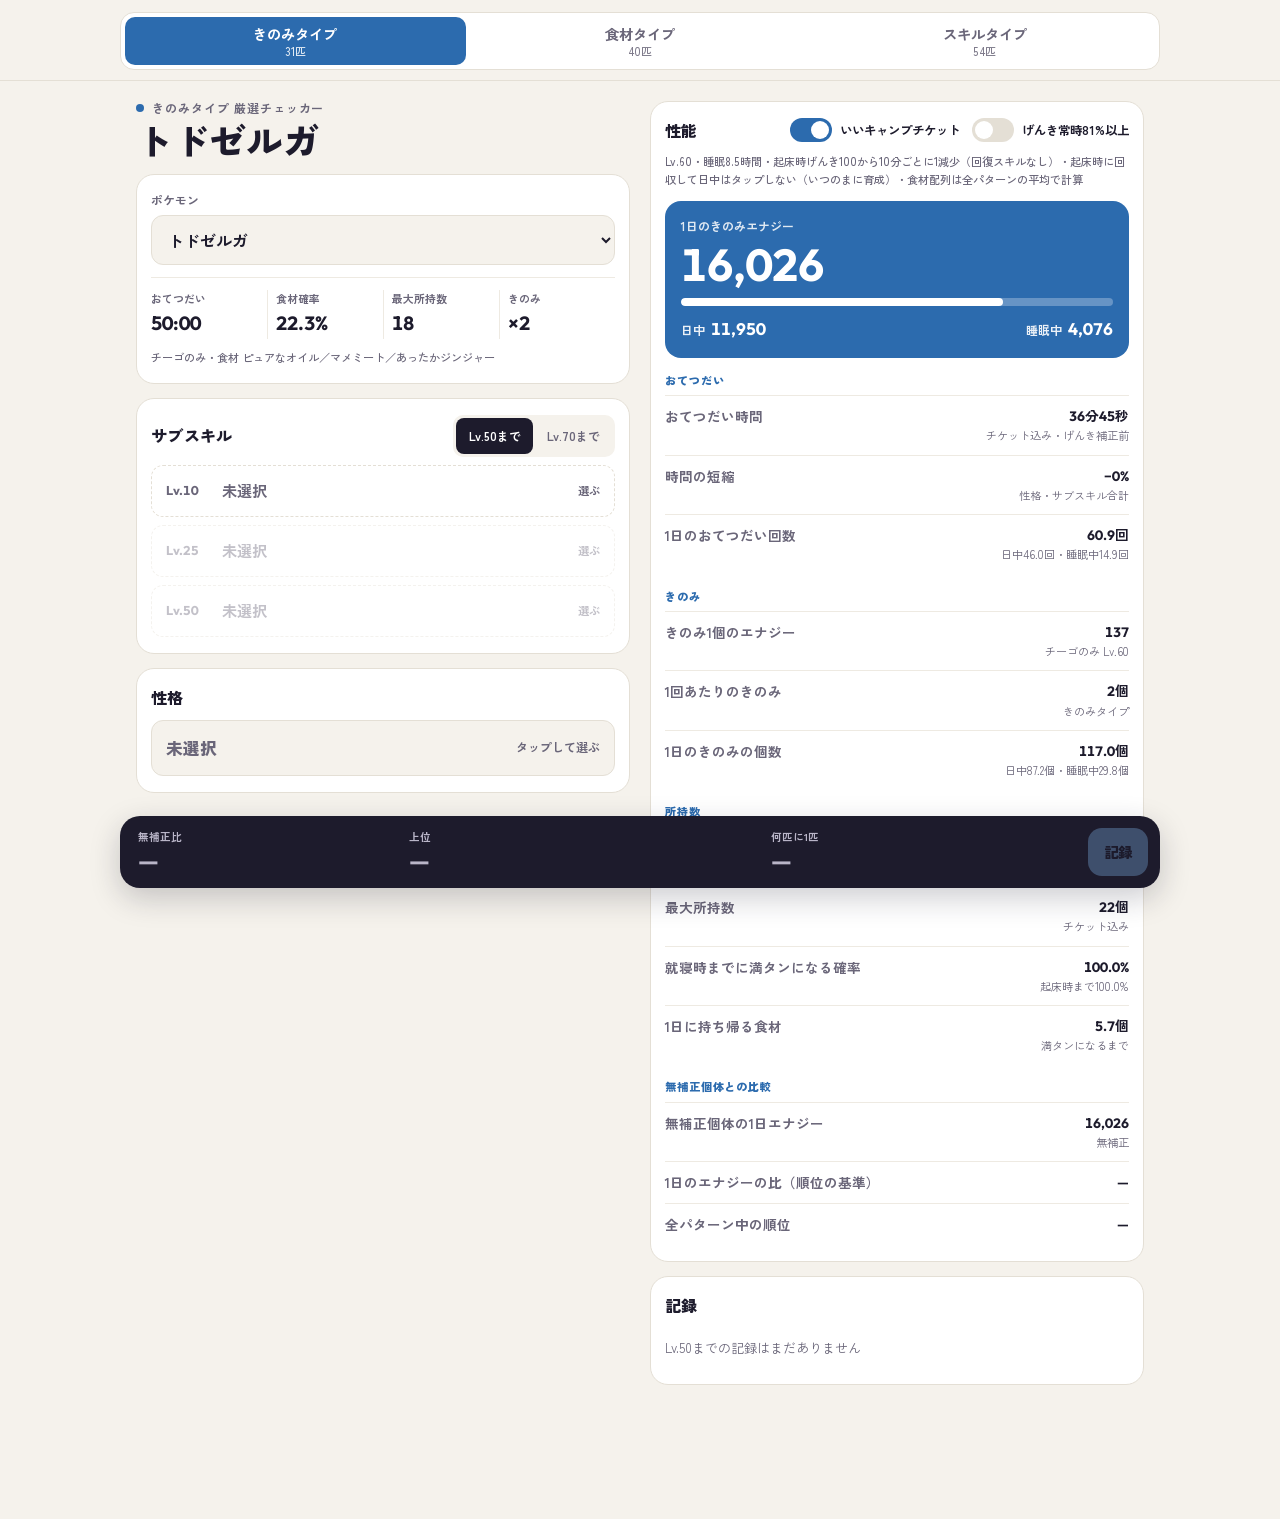
<file: index.html>
<!DOCTYPE html>
<html lang="ja">
<head>
<meta charset="utf-8">
<meta name="viewport" content="width=device-width, initial-scale=1">
<title>厳選チェッカー</title>
<script>
// 厳選チェッカーは checker/ にある（ミュウツー版はここに統合した）。ポケモンの指定を引き継いで移動する。
location.replace('./checker/' + location.search + location.hash);
</script>
</head>
<body>
<p><a href="./checker/">厳選チェッカー</a>に移動しました。</p>
</body>
</html>
</file>
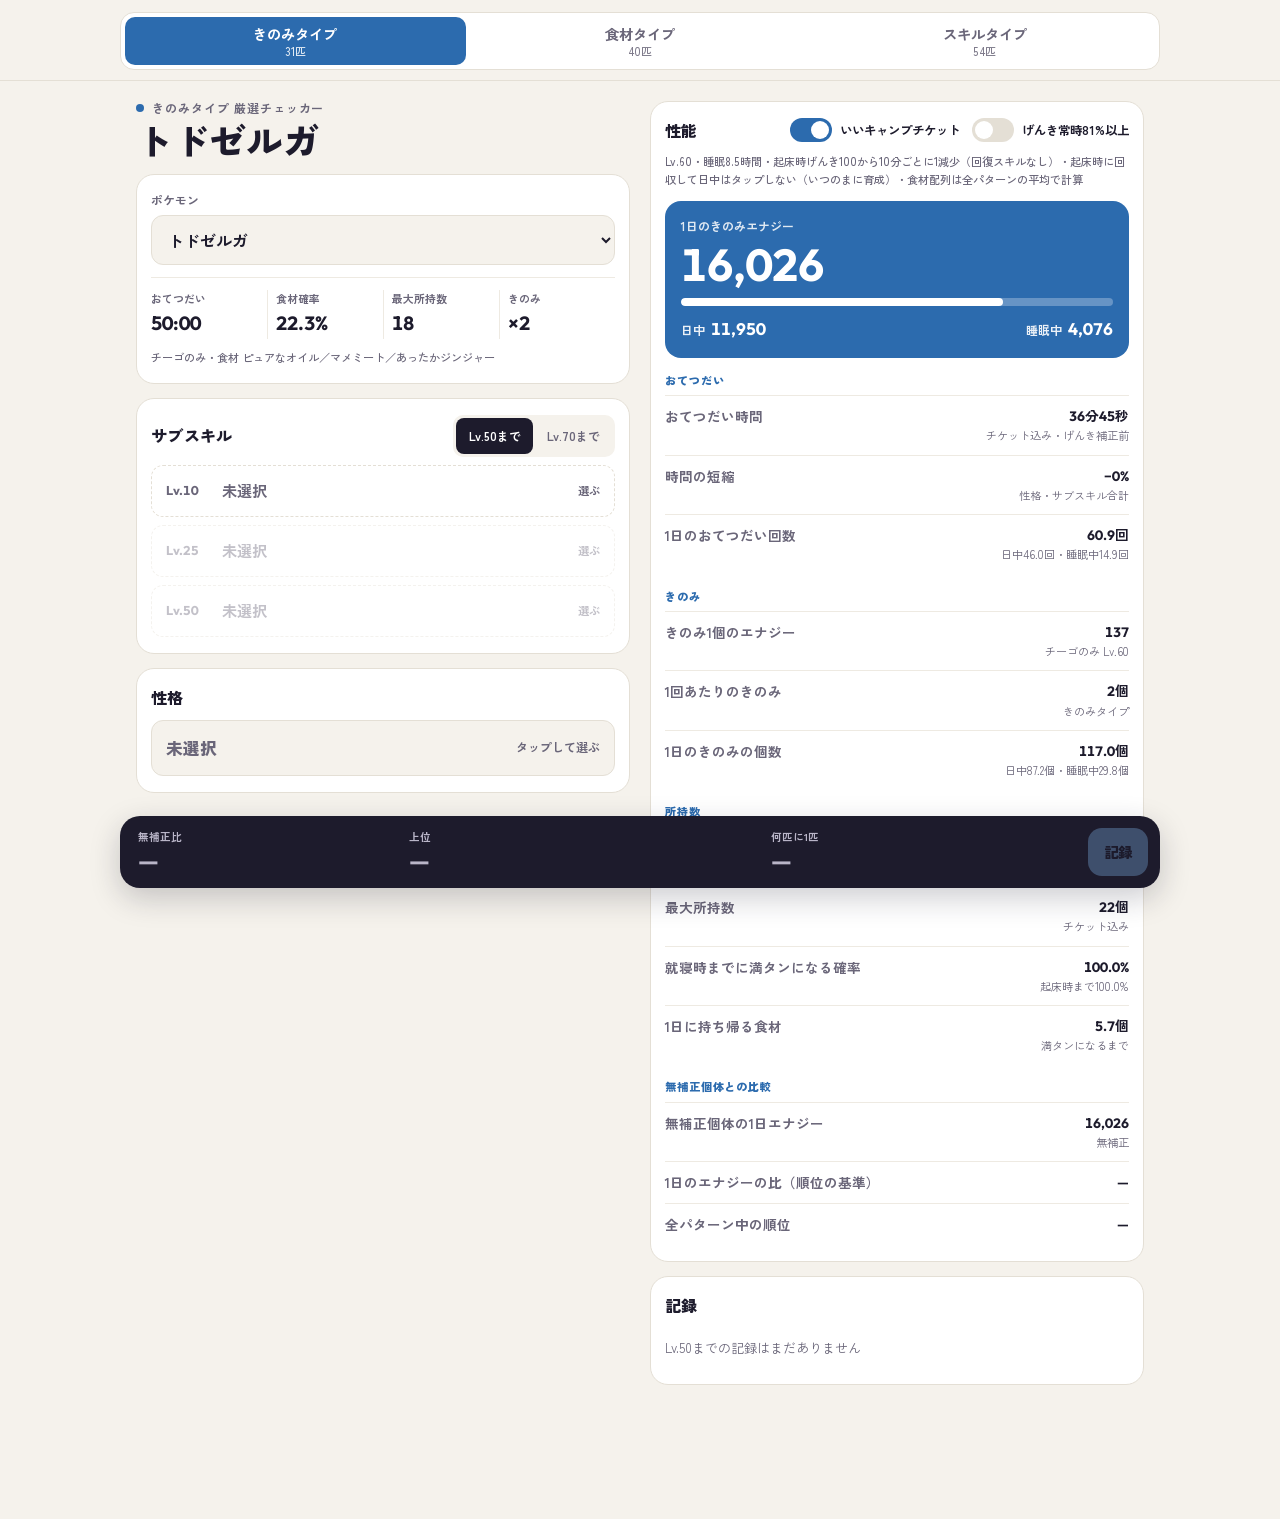
<file: berry/index.html>
<!DOCTYPE html>
<html lang="ja">
<head>
<meta charset="utf-8">
<meta name="viewport" content="width=device-width, initial-scale=1">
<title>厳選チェッカー</title>
<script>
// きのみタイプ版は ../checker/ に統合した。ポケモンの指定を引き継いで移動する。
(function () {
  var q = location.search;
  if (!/[?&]mon=/.test(q)) {
    var m = 'walrein';
    try { m = JSON.parse(localStorage.getItem('bfmon')) || m; } catch (e) { /* storage unavailable */ }
    q = '?mon=' + encodeURIComponent(m);
  }
  location.replace('../checker/' + q + location.hash);
})();
</script>
</head>
<body>
<p><a href="../checker/">厳選チェッカー</a>に移動しました。</p>
</body>
</html>
</file>
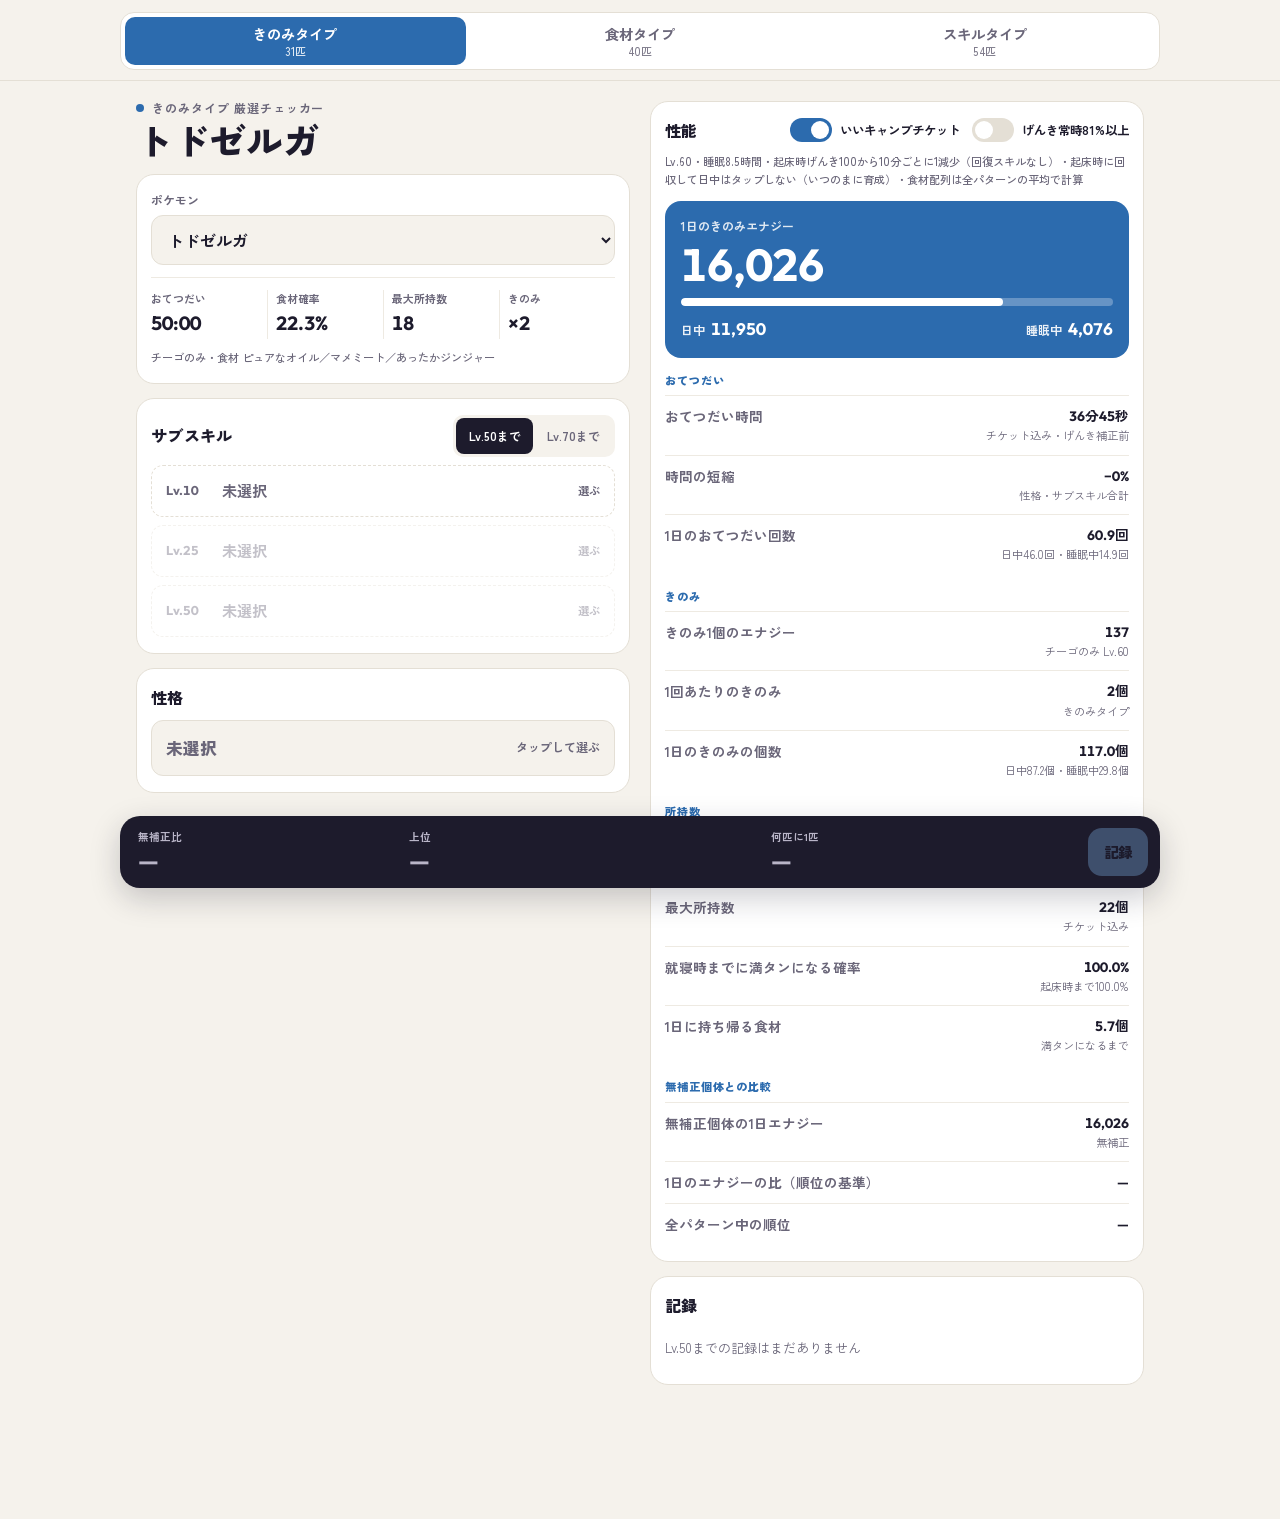
<file: checker/index.html>
<!DOCTYPE html>
<html lang="ja">
<head>
<meta charset="utf-8">
<meta name="viewport" content="width=device-width, initial-scale=1, viewport-fit=cover">
<title>厳選チェッカー</title>
<link rel="preconnect" href="https://fonts.googleapis.com">
<link rel="preconnect" href="https://fonts.gstatic.com" crossorigin>
<link href="https://fonts.googleapis.com/css2?family=Outfit:wght@500;600;700&family=Zen+Kaku+Gothic+New:wght@400;500;700;900&display=swap" rel="stylesheet">
<link rel="stylesheet" href="../css/style.css">
<link rel="stylesheet" href="css/theme.css">
</head>
<body>
<nav class="tabs" aria-label="タイプ">
  <div class="tabs-in" role="tablist" id="tabs"></div>
</nav>

<main>
  <div class="col-in">
    <header>
      <h1><span id="monName"></span><small id="typeName">厳選チェッカー</small></h1>
    </header>

    <section class="mon">
      <label class="natname"><span>ポケモン</span><select id="mon"></select></label>
      <div class="facts" id="facts"></div>
      <p class="cond" id="monInfo"></p>
    </section>

    <section id="arrSec">
      <h2>食材配列</h2>
      <div class="slot"><span>狙い</span><div class="chips" id="target"></div></div>
      <div id="arr"></div>
    </section>

    <section>
      <div class="sec-head">
        <h2>サブスキル</h2>
        <div class="mode" role="group" aria-label="対象レベル"><button data-n="3">Lv.50まで</button><button data-n="4">Lv.70まで</button></div>
      </div>
      <div class="subslots" id="slots"></div>
    </section>

    <section>
      <h2>性格</h2>
      <button class="natbtn" id="natBtn" aria-haspopup="dialog"></button>
    </section>
    <button class="reset" id="reset">サブスキル・性格を消す</button>
  </div>

  <div class="col-out">
    <section>
      <div class="perf-head"><h2>性能</h2><div class="sws"><label class="switch"><input type="checkbox" id="camp" role="switch"><span><span>いいキャンプ</span><span>チケット</span></span></label><label class="switch"><input type="checkbox" id="g80" role="switch"><span><span>げんき常時</span><span>81%以上</span></span></label></div></div>
      <p class="cond" id="cond"></p>
      <div class="hero">
        <div class="stat main"><small id="hLabel">—</small><b id="hAll">—</b></div>
        <div class="split" aria-hidden="true"><i id="hSplit"></i></div>
        <div class="stat"><small>日中</small><b id="hDay">—</b></div>
        <div class="stat"><small>睡眠中</small><b id="hNight">—</b></div>
      </div>
      <dl class="rows" id="rows"></dl>
    </section>

    <section>
      <h2>記録</h2>
      <ul class="log" id="log"></ul>
    </section>
  </div>
</main>

<div class="bar" role="status" aria-live="polite">
  <div class="bar-in">
    <div><small>無補正比</small><b id="bRatio" class="dim">—</b></div>
    <div><small>上位</small><b id="bRank" class="dim">—</b><small class="pos" id="bPos"></small></div>
    <div><small>何匹に1匹</small><b id="bOdds" class="dim">—</b></div>
    <button class="save" id="save" disabled>記録</button>
  </div>
</div>

<dialog class="sheet" id="subDlg" aria-labelledby="subTitle">
  <div class="dlg-in">
    <h2 id="subTitle" tabindex="-1" autofocus></h2>
    <div class="dlg-tabs" id="subTabs" role="group" aria-label="枠"></div>
    <div id="subBody"></div>
    <p class="note" id="subNote"></p>
    <div class="dlg-foot"><button class="txt" id="subClear">全枠クリア</button><button class="primary" id="subClose">閉じる</button></div>
  </div>
</dialog>

<dialog class="sheet" id="natDlg" aria-labelledby="natTitle">
  <div class="dlg-in">
    <h2 id="natTitle" tabindex="-1" autofocus>性格を選んでください</h2>
    <div class="natgrid" id="natGrid"></div>
    <p class="note" id="natNote"></p>
    <div class="dlg-foot"><button class="txt" id="natClear">クリア</button><button class="primary" id="natClose">閉じる</button></div>
  </div>
</dialog>

<script type="module" src="js/main.js"></script>
</body>
</html>
</file>
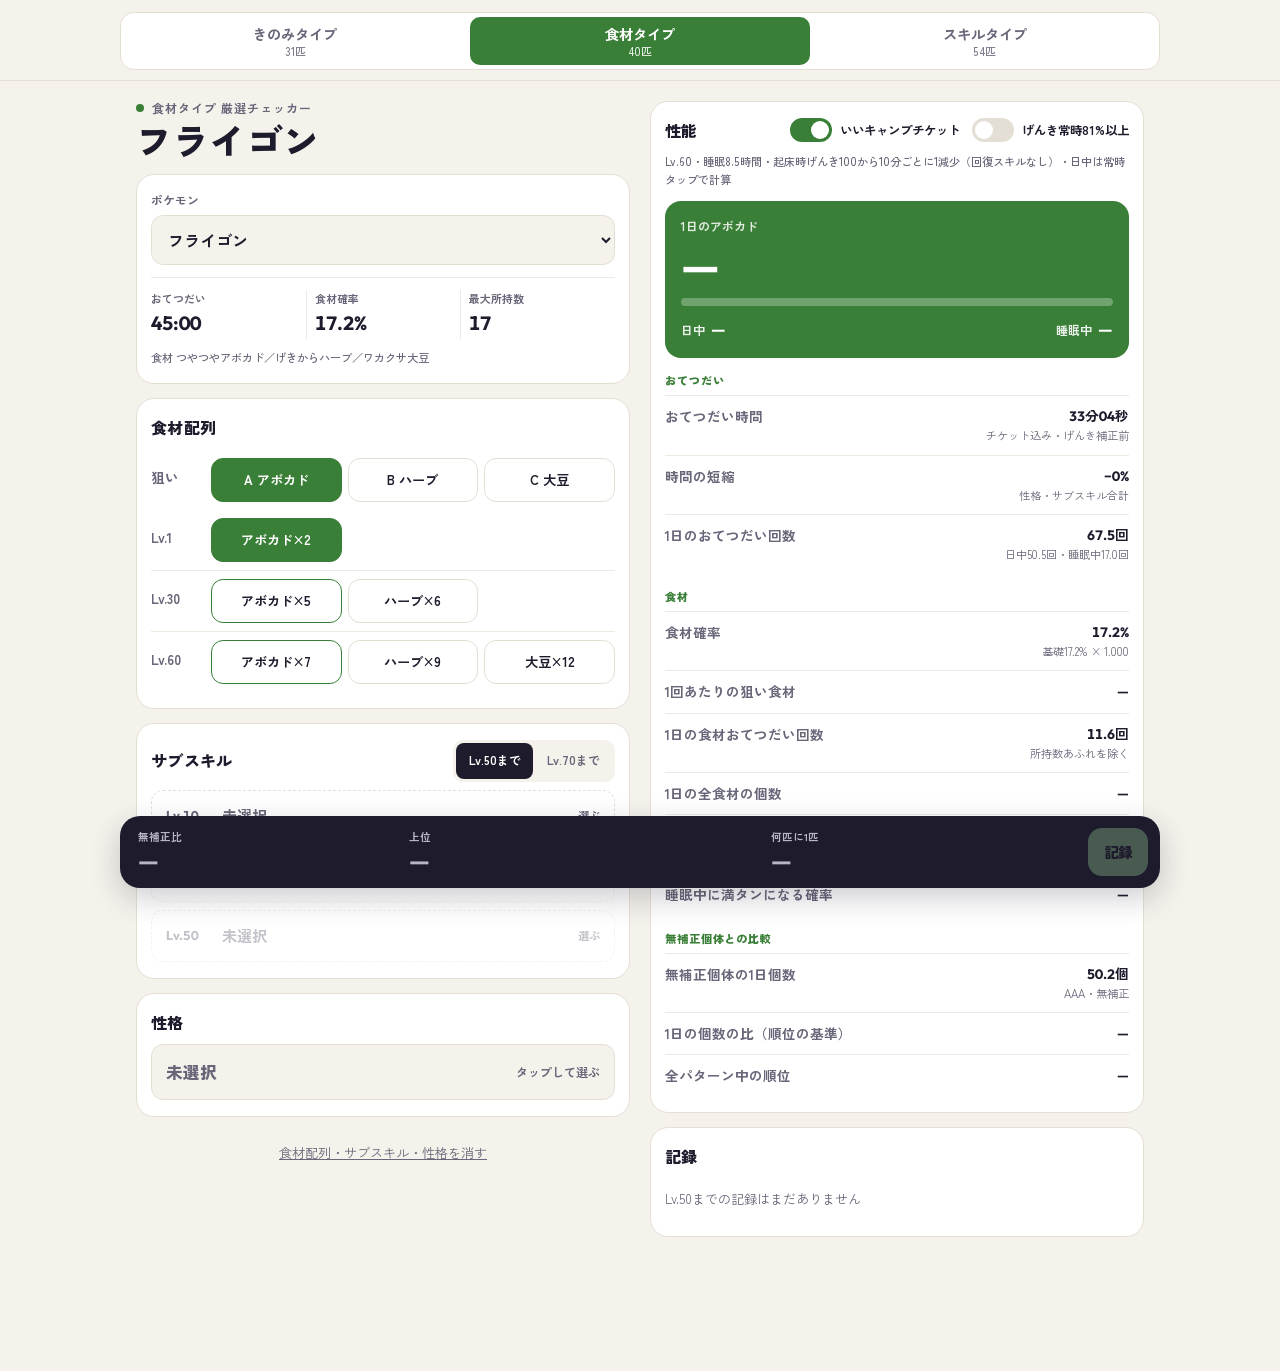
<file: ingredient/index.html>
<!DOCTYPE html>
<html lang="ja">
<head>
<meta charset="utf-8">
<meta name="viewport" content="width=device-width, initial-scale=1">
<title>厳選チェッカー</title>
<script>
// 食材タイプ版は ../checker/ に統合した。ポケモンの指定を引き継いで移動する。
(function () {
  var q = location.search;
  if (!/[?&]mon=/.test(q)) {
    var m = 'flygon';
    try { m = JSON.parse(localStorage.getItem('igmon')) || m; } catch (e) { /* storage unavailable */ }
    q = '?mon=' + encodeURIComponent(m);
  }
  location.replace('../checker/' + q + location.hash);
})();
</script>
</head>
<body>
<p><a href="../checker/">厳選チェッカー</a>に移動しました。</p>
</body>
</html>
</file>
<file: css/style.css>
:root{
  --bg:#F4F0F8;--card:#FFFFFF;--ink:#2B1D3F;--muted:#7A6B8E;--line:#E2D8EC;
  --psy:#7B3FB5;--psy-soft:#EFE4F8;--tail:#B4539C;--tail-soft:#F8E3F1;--bar:#2B1D3F;--bar-ink:#FFFFFF;--bar-muted:#C9B8DE;
  box-sizing:border-box;padding-top:env(safe-area-inset-top,0px);padding-bottom:env(safe-area-inset-bottom,0px);
}
@media (prefers-color-scheme:dark){:root:not([data-theme="light"]){
  --bg:#150E1F;--card:#221832;--ink:#EDE6F5;--muted:#A99BBC;--line:#382A4D;
  --psy:#B98AF0;--psy-soft:#33224B;--tail:#E58BCB;--tail-soft:#3E2139;--bar:#EDE6F5;--bar-ink:#1B1228;--bar-muted:#6E5D83;}}
:root[data-theme="dark"]{
  --bg:#150E1F;--card:#221832;--ink:#EDE6F5;--muted:#A99BBC;--line:#382A4D;
  --psy:#B98AF0;--psy-soft:#33224B;--tail:#E58BCB;--tail-soft:#3E2139;--bar:#EDE6F5;--bar-ink:#1B1228;--bar-muted:#6E5D83;}
html{scroll-padding-top:env(safe-area-inset-top,0px)}
*{box-sizing:border-box}
body{margin:0;background:var(--bg);color:var(--ink);font-family:"Zen Maru Gothic","Hiragino Maru Gothic ProN","Hiragino Sans","Noto Sans JP",sans-serif;line-height:1.55;-webkit-text-size-adjust:100%}
main{max-width:520px;margin:0 auto;padding:22px 16px calc(120px + env(safe-area-inset-bottom,0px))}
header{display:flex;align-items:flex-end;justify-content:space-between;gap:12px;margin-bottom:18px}
header h1{margin:0;font-size:1.9rem;font-weight:900;letter-spacing:.04em;line-height:1.1}
header h1 small{display:block;font-size:.8rem;font-weight:700;color:var(--muted);letter-spacing:.02em;margin-top:4px}
.base{text-align:right;font-size:.75rem;color:var(--muted);font-weight:700}
.base b{display:block;font-size:1.1rem;color:var(--psy);font-variant-numeric:tabular-nums}
section{background:var(--card);border-radius:22px;padding:16px 14px;margin-bottom:12px}
h2{font-size:.95rem;font-weight:900;margin:0 0 10px}
.slot{display:grid;grid-template-columns:52px 1fr;gap:8px;align-items:start;padding:8px 0}
.slot+.slot{border-top:1px dashed var(--line)}
.slot>span{font-weight:900;font-size:.85rem;color:var(--muted);padding-top:9px;font-variant-numeric:tabular-nums}
.chips{display:grid;grid-template-columns:repeat(3,1fr);gap:6px}
.chip{font:inherit;font-weight:700;font-size:.82rem;color:var(--ink);background:transparent;border:1.5px solid var(--line);border-radius:12px;padding:9px 2px;cursor:pointer;min-height:42px}
.chip[aria-pressed="true"]{background:var(--psy);border-color:var(--psy);color:#fff}
.chip.hb{border-style:dashed}
.chip:disabled{opacity:.3;cursor:not-allowed}
.chips.six{grid-template-columns:repeat(3,1fr)}
.chips.four{grid-template-columns:repeat(4,1fr)}
.stat.wide{grid-column:1/-1}
.down .chip[aria-pressed="true"]{background:var(--tail);border-color:var(--tail)}
button:focus-visible,select:focus-visible,input:focus-visible{outline:3px solid var(--tail);outline-offset:2px}
select,input{font:inherit;font-weight:700;color:var(--ink);background:var(--bg);border:1.5px solid var(--line);border-radius:10px;padding:7px 8px;width:100%}
.natname{margin-top:10px;display:grid;grid-template-columns:52px 1fr;gap:8px;align-items:center;font-size:.8rem;color:var(--muted);font-weight:700}
.stats{display:grid;grid-template-columns:repeat(3,1fr);gap:8px;margin-top:4px}
.stat{background:var(--psy-soft);border-radius:14px;padding:10px 6px;text-align:center}
.stat small{display:block;font-size:.7rem;color:var(--muted);font-weight:700}
.stat b{font-size:1.15rem;font-weight:900;font-variant-numeric:tabular-nums}
.fields{display:grid;grid-template-columns:repeat(3,1fr);gap:8px;margin-top:12px}
.fields label{font-size:.7rem;color:var(--muted);font-weight:700;display:flex;flex-direction:column;gap:4px}
.check{display:flex;align-items:center;gap:6px;margin-top:10px;font-size:.8rem;font-weight:700;color:var(--muted)}
.check input{width:auto}
.log{list-style:none;margin:0;padding:0}
.log li{display:grid;grid-template-columns:1fr auto auto;gap:10px;align-items:center;padding:9px 0;border-top:1px solid var(--line);font-size:.82rem}
.log li:first-child{border-top:none}
.log .m{font-size:.7rem;color:var(--muted)}
.log b{font-variant-numeric:tabular-nums;color:var(--psy)}
.del{font:inherit;font-size:.75rem;background:none;border:none;color:var(--muted);text-decoration:underline;cursor:pointer;padding:4px}
.empty{font-size:.8rem;color:var(--muted);margin:0}
.bar{position:fixed;left:0;right:0;bottom:0;background:var(--bar);color:var(--bar-ink);padding:12px 16px calc(12px + env(safe-area-inset-bottom,0px));border-radius:22px 22px 0 0}
.bar-in{max-width:520px;margin:0 auto;display:grid;grid-template-columns:1fr 1fr 1fr auto;gap:8px;align-items:center}
.bar small{display:block;font-size:.66rem;color:var(--bar-muted);font-weight:700}
.bar b{font-size:1.35rem;font-weight:900;font-variant-numeric:tabular-nums;line-height:1.2;white-space:nowrap}
.bar b.dim{color:var(--bar-muted)}
.save{font:inherit;font-weight:900;font-size:.8rem;background:var(--tail);color:#fff;border:none;border-radius:12px;padding:10px 12px;cursor:pointer}
.save:disabled{opacity:.35}
.memo{margin-top:10px}
.reset{font:inherit;font-size:.8rem;background:none;border:none;color:var(--muted);text-decoration:underline;cursor:pointer;display:block;margin:0 auto 12px;padding:6px}
@media (max-width:380px){.bar b{font-size:1.1rem}.save{padding:10px 9px}}
.perf-head{display:flex;flex-wrap:wrap;justify-content:space-between;align-items:center;gap:8px;margin-bottom:8px}
.perf-head h2{margin:0}
.sws{display:flex;align-items:center;gap:12px}
.cond{font-size:.72rem;color:var(--muted);font-weight:700;margin:0 0 10px}
.switch{display:flex;align-items:center;gap:8px;font-size:.78rem;font-weight:700;line-height:1.3;color:var(--muted);cursor:pointer}
.switch span span{display:inline-block;white-space:nowrap}
.switch input{appearance:none;-webkit-appearance:none;flex:none;width:42px;height:24px;border-radius:999px;background:var(--line);position:relative;border:none;padding:0;margin:0;cursor:pointer;transition:background .15s}
.switch input::after{content:"";position:absolute;top:3px;left:3px;width:18px;height:18px;border-radius:50%;background:#fff;transition:transform .15s}
.switch input:checked{background:var(--psy)}
.switch input:checked::after{transform:translateX(18px)}
.hero{display:grid;grid-template-columns:1.3fr 1fr 1fr;gap:8px;margin-bottom:12px}
.hero .stat b{font-size:1.4rem}
.hero .stat.main{background:var(--psy);color:#fff}
.hero .stat.main small{color:#fff;opacity:.85}
dl.rows{margin:0;display:grid;grid-template-columns:1fr auto;column-gap:12px}
dl.rows dt,dl.rows dd{padding:9px 0;border-top:1px solid var(--line);font-size:.85rem}
dl.rows dt{color:var(--muted);font-weight:700}
dl.rows dd{margin:0;text-align:right;font-weight:900;font-variant-numeric:tabular-nums}
dl.rows dd span{display:block;font-size:.7rem;font-weight:500;color:var(--muted)}
dl.rows .grp{grid-column:1/-1;border-top:none;padding:14px 0 2px;font-size:.75rem;color:var(--psy);font-weight:900}
@media (prefers-reduced-motion:reduce){.switch input,.switch input::after{transition:none}}
.mode{display:grid;grid-template-columns:1fr 1fr;background:var(--card);border-radius:14px;padding:4px;gap:4px;margin-bottom:12px}
.mode button{font:inherit;font-weight:900;font-size:.85rem;border:none;border-radius:10px;padding:9px 4px;background:transparent;color:var(--muted);cursor:pointer}
.mode button[aria-pressed="true"]{background:var(--psy);color:#fff}
</file>
<file: checker/css/theme.css>
/* 厳選チェッカーの見た目「夜のノート」。レイアウトの土台は ../css/style.css で、ここで上書きする。
   生成りの紙の地に夜空色の文字。タイプの色（きのみ=青・食材=緑・スキル=紫）はアクセントにだけ使う（<html data-type>）。
   文字は Zen Kaku Gothic New。数字を見せる部分（基礎値・結果・倍率・順位など）だけ Outfit にする（字幅が詰まっていて、1 に癖がない）。 */

/* 共通の色。 */
:root{
  --bg:#F5F2EC;--card:#FFFFFF;--ink:#1D1B2C;--muted:#6A6679;--line:#E4DFD5;--line-soft:#EEEAE2;
  --bar:#1D1B2C;--bar-ink:#FFFFFF;--bar-muted:#B9B5C8;
  --tail:#B4456E;--tail-soft:#F7E4EB;--off:#8C8898;--off-soft:#EEEAE2;
  --gold-bg:#FBF4E2;--gold-line:#E9D9A8;--gold-ink:#8A5E00;--gold-badge:#F2E2B3;
  --blue-bg:#EEF4FB;--blue-line:#C9DAEE;--blue-ink:#1F4F83;--blue-badge:#D8E6F5;
  --white-badge:#EEEAE2;--white-ink:#5C5868;
  --scrim:rgba(29,27,44,.45);--shadow:0 10px 30px rgba(29,27,44,.22);
}
@media (prefers-color-scheme:dark){:root:not([data-theme="light"]){
  --bg:#15141C;--card:#1F1E28;--ink:#ECEAF2;--muted:#A6A2B5;--line:#34323F;--line-soft:#2A2935;
  --bar:#2B2A38;--bar-ink:#FFFFFF;--bar-muted:#B9B5C8;
  --tail:#E07FA4;--tail-soft:#3E2231;--off:#8A8698;--off-soft:#2A2935;
  --gold-bg:#332B18;--gold-line:#6E5B2A;--gold-ink:#E3C77A;--gold-badge:#4A3E1F;
  --blue-bg:#1B2736;--blue-line:#34506E;--blue-ink:#9CC3EA;--blue-badge:#243A52;
  --white-badge:#2F2E3A;--white-ink:#C9C5D6;
  --scrim:rgba(0,0,0,.6);--shadow:0 10px 30px rgba(0,0,0,.45);}}
:root[data-theme="dark"]{
  --bg:#15141C;--card:#1F1E28;--ink:#ECEAF2;--muted:#A6A2B5;--line:#34323F;--line-soft:#2A2935;
  --bar:#2B2A38;--bar-ink:#FFFFFF;--bar-muted:#B9B5C8;
  --tail:#E07FA4;--tail-soft:#3E2231;--off:#8A8698;--off-soft:#2A2935;
  --gold-bg:#332B18;--gold-line:#6E5B2A;--gold-ink:#E3C77A;--gold-badge:#4A3E1F;
  --blue-bg:#1B2736;--blue-line:#34506E;--blue-ink:#9CC3EA;--blue-badge:#243A52;
  --white-badge:#2F2E3A;--white-ink:#C9C5D6;
  --scrim:rgba(0,0,0,.6);--shadow:0 10px 30px rgba(0,0,0,.45);}

/* タイプの色。--psy は塗り（白文字が乗る）、--psy-soft は淡い地、--psy-ink は淡い地の上の文字、
   --grp は表の見出し、--save は記録ボタン。 */
:root{--psy:#3A7F37;--psy-soft:#E3EFDF;--psy-ink:#2C6329;--grp:#3A7F37;--save:#9FD196}
:root[data-type="berry"]{--psy:#2C6BAE;--psy-soft:#E4EEF8;--psy-ink:#1F4F83;--grp:#2C6BAE;--save:#7FB2E5}
:root[data-type="skill"]{--psy:#7443B8;--psy-soft:#EEE6F8;--psy-ink:#57308F;--grp:#7443B8;--save:#C6A8EE}
@media (prefers-color-scheme:dark){
  :root:not([data-theme="light"]){--psy-soft:#22331F;--psy-ink:#A9D8A0;--grp:#8CCB7F}
  :root[data-type="berry"]:not([data-theme="light"]){--psy-soft:#1B2B3D;--psy-ink:#A9CBEE;--grp:#86BCE3}
  :root[data-type="skill"]:not([data-theme="light"]){--psy-soft:#2B2140;--psy-ink:#D2BBF2;--grp:#B98AF0}
}
:root[data-theme="dark"]{--psy-soft:#22331F;--psy-ink:#A9D8A0;--grp:#8CCB7F}
:root[data-type="berry"][data-theme="dark"]{--psy-soft:#1B2B3D;--psy-ink:#A9CBEE;--grp:#86BCE3}
:root[data-type="skill"][data-theme="dark"]{--psy-soft:#2B2140;--psy-ink:#D2BBF2;--grp:#B98AF0}

/* 文字。 */
:root{--font-jp:"Zen Kaku Gothic New","Hiragino Sans","Noto Sans JP",sans-serif;--font-num:"Outfit",var(--font-jp)}
body{font-family:var(--font-jp);background:var(--bg);color:var(--ink)}
/* 数字を見せる部分。日本語が混ざっても Outfit にない字は Zen Kaku Gothic New で出る。 */
.facts b,.hero .stat b,dl.rows dd,.log b,.bar b,.bar small.pos,.subslot small,.dlg-tabs small,.pick i{font-family:var(--font-num);font-variant-numeric:tabular-nums}
dl.rows dd span{font-family:var(--font-jp)}
/* 大きな数字に付ける単位（倍・%・匹・個・回）は小さくして数字を目立たせ、幅も詰める。 */
.u{font-size:.6em;font-weight:700;margin-left:.08em}

/* カード。 */
section{background:var(--card);border:1px solid var(--line);border-radius:18px;padding:16px 14px;margin-bottom:14px}
h2{font-size:1rem;font-weight:900;letter-spacing:.02em}
select{background:var(--bg);border:1px solid var(--line);border-radius:12px;padding:11px 12px;min-height:46px;font-size:1rem}

/* タイプ切り替えのタブ。スクロールしても上に残す。 */
.tabs{position:sticky;top:0;z-index:5;background:var(--bg);padding:12px 16px 10px;border-bottom:1px solid var(--line)}
.tabs-in{max-width:520px;margin:0 auto;display:grid;grid-template-columns:repeat(3,1fr);gap:4px;background:var(--card);border:1px solid var(--line);border-radius:14px;padding:4px}
.tabs [role="tab"]{font:inherit;font-weight:700;font-size:.9rem;line-height:1.25;border:none;border-radius:10px;padding:7px 4px;min-height:48px;background:transparent;color:var(--muted);cursor:pointer;display:flex;flex-direction:column;align-items:center;justify-content:center;gap:1px}
.tabs [role="tab"] small{font-size:.7rem;font-weight:500;opacity:.85}
.tabs [role="tab"][aria-selected="true"]{background:var(--psy);color:#fff}
main{padding-top:20px}

/* 見出し。タイプ名を上に小さく、ポケモン名を大きく。 */
header{margin-bottom:14px;align-items:flex-start}
header h1{display:flex;flex-direction:column-reverse;gap:6px;font-size:2.25rem;font-weight:900;letter-spacing:.02em;line-height:1.1}
header h1 small{display:flex;align-items:center;gap:8px;margin:0;font-size:.75rem;font-weight:700;letter-spacing:.08em;color:var(--muted)}
header h1 small::before{content:"";width:8px;height:8px;border-radius:50%;background:var(--psy);flex:none}
#monName .form{display:block;font-size:.95rem;letter-spacing:.02em;margin-top:4px;color:var(--muted)}

/* ポケモンの基礎値。区切り線で横に並べる。 */
.mon .natname{margin-top:0;grid-template-columns:1fr;gap:6px}
.mon .natname>span{font-size:.75rem}
.mon .facts{display:grid;grid-auto-flow:column;grid-auto-columns:minmax(0,1fr);margin-top:12px;padding-top:12px;border-top:1px solid var(--line-soft)}
.facts div{display:flex;flex-direction:column;gap:2px;padding:0 8px;border-left:1px solid var(--line-soft);background:none;border-radius:0;text-align:left}
.facts div:first-child{border-left:none;padding-left:0}
.facts small{display:block;font-size:.68rem;font-weight:700;color:var(--muted)}
.facts b{font-size:1.2rem;font-weight:700}
#monInfo{margin:10px 0 0;font-weight:500;line-height:1.6}
#monInfo:empty{display:none}
section>.natname:first-child{margin-top:0}

/* 食材配列・狙い食材のチップ。 */
.slot{grid-template-columns:52px 1fr;padding:8px 0}
.slot+.slot{border-top:1px solid var(--line-soft)}
.slot>span{font-weight:700;color:var(--muted)}
.chip{border:1.5px solid var(--line);border-radius:12px;min-height:44px;background:var(--card)}
.chip.tgt{border-color:var(--psy)}
.chip[aria-pressed="true"]{background:var(--psy);border-color:var(--psy);color:#fff}
.chip:disabled[aria-pressed="true"]{opacity:1;cursor:default}

/* サブスキル見出しの横に置く対象レベルの切り替え。 */
.sec-head{display:flex;justify-content:space-between;align-items:center;gap:8px;margin-bottom:6px}
.sec-head h2{margin:0}
.sec-head .mode{margin:0;background:var(--bg);border-radius:10px;padding:3px;gap:2px}
.sec-head .mode button{font-size:.75rem;font-weight:700;padding:8px 12px;border-radius:8px;min-height:36px}
.sec-head .mode button[aria-pressed="true"]{background:var(--ink);color:var(--card)}

/* サブスキルの枠。1枠1行で「Lv・名前・色」。タップするとダイアログで選ぶ。 */
.subslots{display:flex;flex-direction:column;gap:8px;margin-top:8px}
.subslot,.dlg-tabs button{font:inherit;color:var(--ink);background:var(--card);border:1px solid var(--line);border-radius:12px;cursor:pointer}
.subslot{display:flex;flex-direction:row;align-items:center;gap:12px;min-height:52px;padding:0 14px;text-align:left}
.subslot small{width:44px;flex:none;font-size:.8rem;font-weight:700;color:var(--muted)}
.subslot span{flex:1;font-weight:700;font-size:.95rem;line-height:1.3}
.subslot::after{font-size:.7rem;font-weight:700;border-radius:999px;padding:3px 8px;flex:none}
.subslot.r-gold::after{content:"金";color:var(--gold-ink);background:var(--gold-badge)}
.subslot.r-blue::after{content:"青";color:var(--blue-ink);background:var(--blue-badge)}
.subslot.r-white::after{content:"白";color:var(--white-ink);background:var(--white-badge)}
.subslot.empty{border:1.5px dashed var(--line);background:transparent}
.subslot.empty span{color:var(--muted)}
.subslot.empty::after{content:"選ぶ";color:var(--muted);padding:0}
.subslot:disabled,.dlg-tabs button:disabled{opacity:.4;cursor:not-allowed}
.dlg-tabs small{font-size:.68rem;font-weight:600;color:var(--muted)}

/* 性格のボタン。性格名と、上昇・下降の補正をバッジで出す（効かない補正は灰色）。 */
.natbtn{font:inherit;color:var(--ink);background:var(--bg);border:1px solid var(--line);border-radius:12px;cursor:pointer;width:100%;min-height:56px;display:flex;align-items:center;justify-content:space-between;gap:12px;padding:0 14px;text-align:left}
.natbtn b{font-size:1.05rem;font-weight:900}
.natbtn b.dim{color:var(--muted)}
.natbtn small{display:flex;gap:6px;font-size:.75rem;font-weight:700;color:var(--muted)}
.natbtn small span{border-radius:999px;padding:4px 10px}
.natbtn small span:first-child{color:var(--psy-ink);background:var(--psy-soft)}
.natbtn small span:last-child{color:var(--tail);background:var(--tail-soft)}
.natbtn small span.off{color:var(--off);background:var(--off-soft);opacity:1}

.reset{font-size:.82rem;min-height:44px;margin:0 auto 14px}

/* 性能。タイプの色のカードに合計を大きく、横棒で日中と睡眠中の割合。 */
.perf-head{margin-bottom:10px}
.switch{color:var(--ink)}
.cond{font-size:.7rem;font-weight:500;line-height:1.6;margin:0 0 12px}
.hero{display:grid;grid-template-columns:1fr 1fr;gap:10px 12px;margin-bottom:12px;padding:16px;border-radius:16px;background:var(--psy);color:#fff}
.hero .stat{background:none;border-radius:0;padding:0;text-align:left;display:flex;align-items:baseline;gap:6px}
.hero .stat small{color:#fff;opacity:.9;font-size:.75rem;font-weight:700}
.hero .stat b{font-size:1.05rem;font-weight:700}
.hero .stat.main{grid-column:1/-1;display:flex;flex-direction:column;align-items:flex-start;gap:8px;background:none}
.hero .stat.main b{font-size:2.8rem;font-weight:700;line-height:1}
.hero .stat.main b .u{font-size:.5em}
.hero .stat:last-child{justify-content:flex-end}
.split{grid-column:1/-1;height:8px;border-radius:999px;background:rgba(255,255,255,.28);overflow:hidden}
.split i{display:block;height:100%;width:0;background:#fff;border-radius:999px}
dl.rows{grid-template-columns:minmax(8.5em,1fr) auto;column-gap:0}
dl.rows dt,dl.rows dd{border-top:1px solid var(--line-soft);padding:10px 0}
dl.rows dd{padding-left:12px;font-weight:700}
dl.rows dd span{font-weight:400}
dl.rows .grp{color:var(--grp);font-size:.7rem;letter-spacing:.08em;padding:14px 0 6px;border-top:none}
dl.rows dt.grp:first-child{padding-top:2px}

/* 記録。 */
.log li{border-top:1px solid var(--line-soft);padding:10px 0}
.log b{color:var(--psy-ink);font-size:1.1rem;font-weight:700}
.log li > div:nth-child(2){text-align:right}
.del{min-height:44px;padding:4px 8px}

/* 下の帯。画面の端から浮かせた夜空色の帯。 */
.bar{left:12px;right:12px;bottom:calc(12px + env(safe-area-inset-bottom,0px));border-radius:20px;padding:12px 12px 12px 18px;box-shadow:var(--shadow)}
.bar-in{grid-template-columns:minmax(0,.85fr) minmax(0,1.15fr) minmax(0,1fr) auto;gap:10px}
.bar small{font-size:.66rem}
.bar b{font-size:clamp(1.1rem,5.4vw,1.5rem);font-weight:700;letter-spacing:-.01em}
.bar small.pos{font-size:.64rem;margin-top:1px;white-space:nowrap}
.bar small.pos:empty{display:none}
.save{background:var(--save);color:#1D1B2C;border-radius:14px;min-height:48px;padding:0 16px;font-size:.9rem}
@media (max-width:380px){.bar{padding-left:14px}.bar-in{gap:8px}}

/* 広い画面では入力を左、結果を右に並べる。 */
@media (min-width:960px){
  .tabs-in{max-width:1040px}
  main{max-width:1040px;display:grid;grid-template-columns:1fr 1fr;gap:20px;align-items:start}
  .bar{left:50%;right:auto;width:min(1040px,calc(100vw - 24px));transform:translateX(-50%)}
  .bar-in{max-width:none}
}

/* ダイアログ。狭い画面では下から出す。 */
dialog.sheet{border:none;padding:0;background:var(--card);color:var(--ink);border-radius:24px;width:min(560px,calc(100vw - 32px));max-width:none;max-height:calc(100dvh - 32px);overflow:auto;overscroll-behavior:contain;box-shadow:var(--shadow)}
dialog.sheet::backdrop{background:var(--scrim)}
@media (max-width:599px){
  dialog.sheet{width:100%;margin:auto 0 0;border-radius:24px 24px 0 0;max-height:calc(100dvh - 24px)}
  .dlg-in{padding-bottom:calc(16px + env(safe-area-inset-bottom,0px))}
  .dlg-in::before{content:"";display:block;width:40px;height:5px;border-radius:999px;background:var(--line);margin:0 auto 12px}
}
.dlg-in{padding:14px 16px 16px}
.dlg-in h2{margin:0 0 14px;font-size:1.1rem}
.dlg-in h2:focus,dialog.sheet:focus{outline:none}
.dlg-in h3{font-size:.72rem;font-weight:900;letter-spacing:.08em;color:var(--gold-ink);margin:16px 0 8px}
.dlg-foot{display:flex;justify-content:space-between;align-items:center;gap:8px;margin-top:14px}
.dlg-foot button{font:inherit;font-weight:900;font-size:.9rem;border-radius:14px;padding:0 24px;min-height:48px;cursor:pointer}
.dlg-foot .txt{background:none;border:none;color:var(--muted);text-decoration:underline;padding:0 8px;min-height:44px;font-weight:700}
.dlg-foot .primary{background:var(--ink);color:var(--card);border:none}
.note{font-size:.7rem;color:var(--muted);font-weight:500;line-height:1.6;margin:12px 0 0}

/* サブスキルのダイアログ：上に枠の切り替え、下に金色サブスキルと系統×サイズの表。 */
.dlg-tabs{display:grid;grid-template-columns:repeat(4,1fr);gap:6px}
.dlg-tabs button{display:flex;flex-direction:column;align-items:center;justify-content:center;gap:1px;min-height:52px;padding:4px 6px;min-width:0;text-align:center}
.dlg-tabs span{font-size:.75rem;font-weight:700;white-space:nowrap;overflow:hidden;text-overflow:ellipsis;max-width:100%}
.dlg-tabs .empty{border:1.5px dashed var(--line)}
.dlg-tabs button[aria-pressed="true"]{outline:2px solid var(--ink);outline-offset:1px}
.pick{position:relative;font:inherit;font-weight:700;font-size:.82rem;color:var(--ink);background:var(--card);border:1px solid var(--line);border-radius:12px;padding:8px 4px;min-height:44px;cursor:pointer}
.pick.sz{font-size:.95rem}
.pick i{position:absolute;top:-7px;right:-5px;font-style:normal;font-size:.62rem;font-weight:700;line-height:1;color:var(--card);background:var(--ink);border-radius:999px;padding:3px 6px}
.gold{display:grid;grid-template-columns:1fr 1fr;gap:8px 6px}
.fams{margin-top:10px}
.fam{display:grid;grid-template-columns:minmax(0,1fr) 11.5em;gap:8px;align-items:center;padding:6px 0;border-top:1px solid var(--line-soft)}
.fam>span{font-size:.82rem;font-weight:700;text-align:left;color:var(--ink);line-height:1.3}
.fam>div{display:grid;grid-template-columns:repeat(3,minmax(0,1fr));gap:6px}

/* 性格のダイアログ：行が上昇、列が下降の5×5の表。 */
.natgrid{display:grid;grid-template-columns:3.4em repeat(5,minmax(0,1fr));gap:5px;align-items:stretch}
.natgrid .h{font-size:.64rem;font-weight:900;color:var(--off);display:flex;align-items:center;justify-content:center;text-align:center;line-height:1.2;padding:2px 0}
.natgrid .h.on{color:var(--tail)}
/* 7番目以降で6つおきの見出しは行（▲上昇）の見出し。 */
.natgrid .h.on:nth-child(6n+1){color:var(--psy-ink)}
.natgrid .h.corner{font-weight:700;color:var(--muted)}
.natgrid button{font:inherit;font-weight:700;font-size:clamp(.6rem,2.7vw,.8rem);line-height:1.25;color:var(--ink);background:var(--card);border:1px solid var(--line);border-radius:10px;padding:8px 0;min-height:46px;min-width:0;cursor:pointer}
.natgrid button.neutral{background:var(--bg);border-style:dashed}
.natgrid button.off{color:var(--off)}
.natgrid button[aria-pressed="true"]{background:var(--ink);border-color:var(--ink);color:var(--card)}
@media (max-width:599px){.dlg-in{padding-left:14px;padding-right:14px}}

/* サブスキルの色。枠・ダイアログの部品より後に置いて上書きする。 */
.subslot.r-gold,.dlg-tabs button.r-gold,.pick.r-gold{background:var(--gold-bg);border-color:var(--gold-line)}
.subslot.r-blue,.dlg-tabs button.r-blue,.pick.r-blue{background:var(--blue-bg);border-color:var(--blue-line)}
.pick[aria-pressed="true"]{background:var(--ink);border-color:var(--ink);color:var(--card)}
.pick.used{background:var(--line-soft);border-color:var(--line-soft);color:var(--muted)}
</file>
